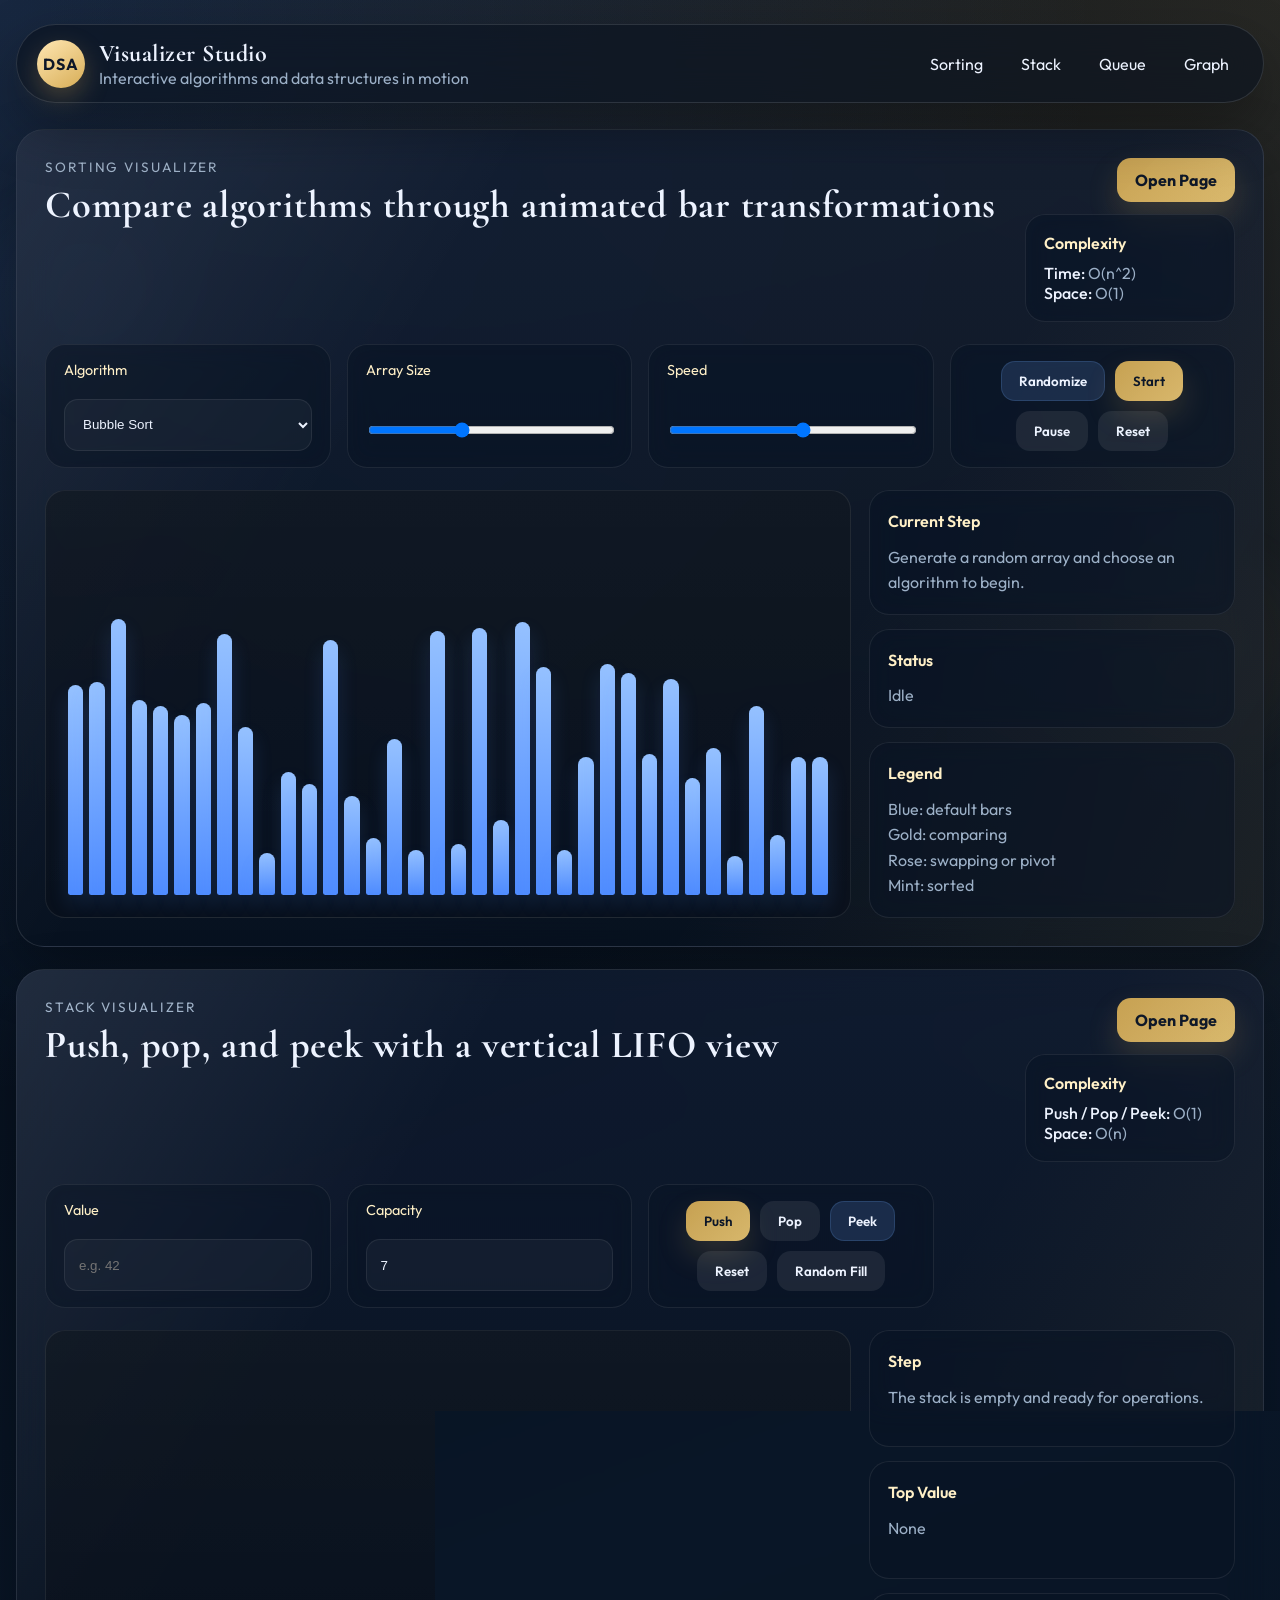
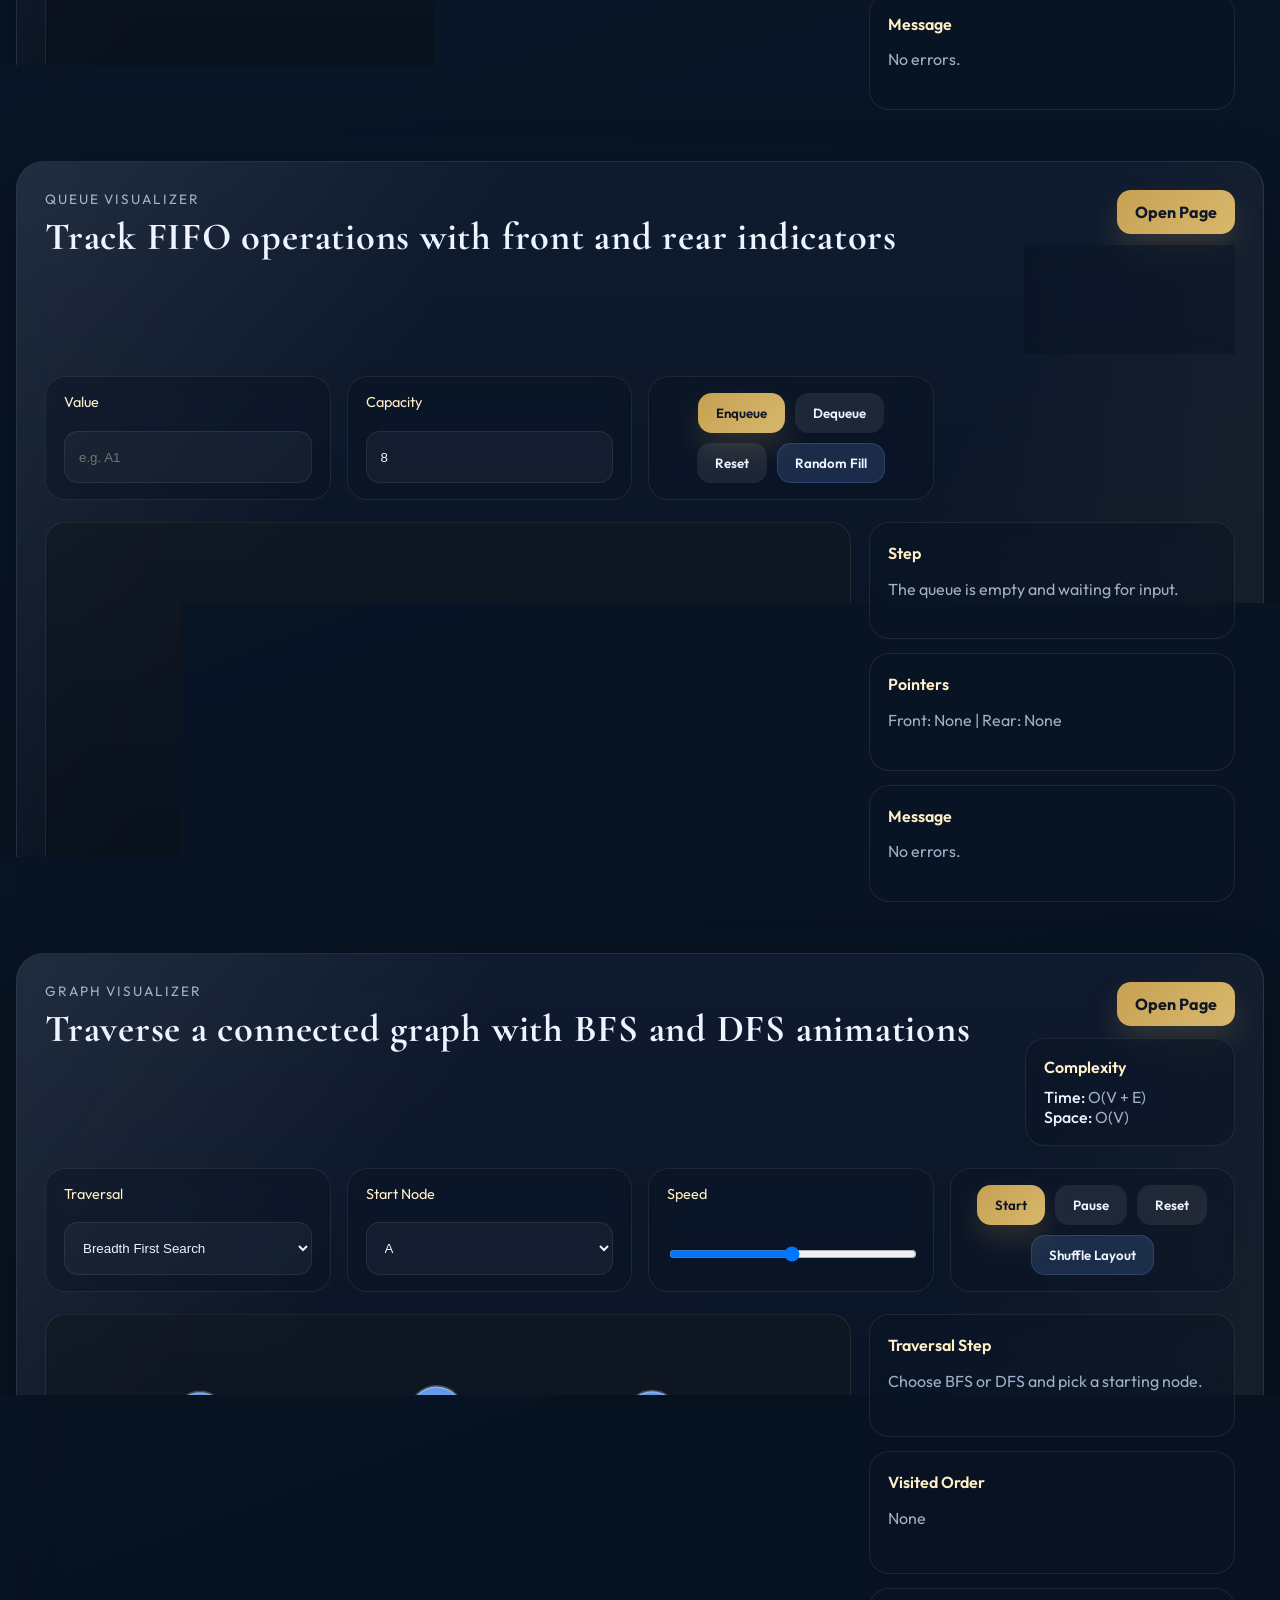
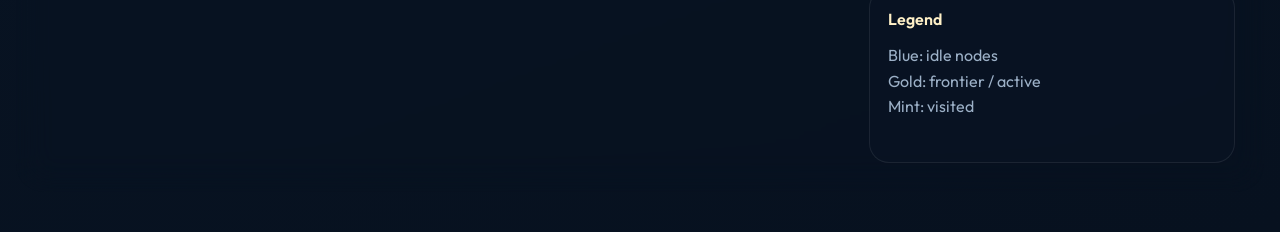
<file: index.html>
<!DOCTYPE html>
<html lang="en">
<head>
  <meta charset="UTF-8">
  <meta name="viewport" content="width=device-width, initial-scale=1.0">
  <title>DSA Visualizer</title>
  <link rel="preconnect" href="https://fonts.googleapis.com">
  <link rel="preconnect" href="https://fonts.gstatic.com" crossorigin>
  <link href="https://fonts.googleapis.com/css2?family=Outfit:wght@300;400;500;600;700&family=Cormorant+Garamond:wght@500;600&display=swap" rel="stylesheet">
  <link rel="stylesheet" href="style.css">
</head>
<body>
  <div class="page-shell">
    <header class="floating-nav">
      <div class="brand-block">
        <span class="brand-mark">DSA</span>
        <div>
          <h1>Visualizer Studio</h1>
          <p>Interactive algorithms and data structures in motion</p>
        </div>
      </div>
      <nav class="nav-links">
        <a href="#sorting">Sorting</a>
        <a href="#stack">Stack</a>
        <a href="#queue">Queue</a>
        <a href="#graph">Graph</a>
      </nav>
    </header>

    <main class="main-grid">
      <section id="sorting" class="visualizer-section glass-card nav-card" data-href="sorting.html" tabindex="0" role="link" aria-label="Open Sorting visualizer page">
        <div class="section-header">
          <div>
            <p class="eyebrow">Sorting Visualizer</p>
            <h3>Compare algorithms through animated bar transformations</h3>
          </div>
          <div class="section-actions">
            <a class="open-page-btn" href="sorting.html">Open Page</a>
            <div class="complexity-card" id="sorting-complexity">
              <h4>Complexity</h4>
              <p><span>Time:</span> O(n^2)</p>
              <p><span>Space:</span> O(1)</p>
            </div>
          </div>
        </div>

        <div class="control-grid">
          <label class="control-field">
            <span>Algorithm</span>
            <select id="sorting-algorithm">
              <option value="bubble">Bubble Sort</option>
              <option value="selection">Selection Sort</option>
              <option value="insertion">Insertion Sort</option>
              <option value="merge">Merge Sort</option>
              <option value="quick">Quick Sort</option>
            </select>
          </label>

          <label class="control-field">
            <span>Array Size</span>
            <input id="array-size" type="range" min="10" max="80" value="36">
          </label>

          <label class="control-field">
            <span>Speed</span>
            <input id="sorting-speed" type="range" min="1" max="100" value="55">
          </label>

          <div class="action-group">
            <button id="sorting-randomize" class="accent-btn">Randomize</button>
            <button id="sorting-start" class="primary-btn">Start</button>
            <button id="sorting-pause" class="secondary-btn">Pause</button>
            <button id="sorting-reset" class="secondary-btn">Reset</button>
          </div>
        </div>

        <div class="visual-panel">
          <div class="bars-container" id="bars-container" aria-label="Sorting bars"></div>
          <aside class="info-panel">
            <div class="info-block">
              <h4>Current Step</h4>
              <p id="sorting-step">Generate a random array and choose an algorithm to begin.</p>
            </div>
            <div class="info-block">
              <h4>Status</h4>
              <p id="sorting-status">Idle</p>
            </div>
            <div class="info-block">
              <h4>Legend</h4>
              <p>Blue: default bars</p>
              <p>Gold: comparing</p>
              <p>Rose: swapping or pivot</p>
              <p>Mint: sorted</p>
            </div>
          </aside>
        </div>
      </section>

      <section id="stack" class="visualizer-section glass-card nav-card" data-href="stack.html" tabindex="0" role="link" aria-label="Open Stack visualizer page">
        <div class="section-header">
          <div>
            <p class="eyebrow">Stack Visualizer</p>
            <h3>Push, pop, and peek with a vertical LIFO view</h3>
          </div>
          <div class="section-actions">
            <a class="open-page-btn" href="stack.html">Open Page</a>
            <div class="complexity-card">
              <h4>Complexity</h4>
              <p><span>Push / Pop / Peek:</span> O(1)</p>
              <p><span>Space:</span> O(n)</p>
            </div>
          </div>
        </div>

        <div class="control-grid stack-controls">
          <label class="control-field">
            <span>Value</span>
            <input id="stack-input" type="text" maxlength="8" placeholder="e.g. 42">
          </label>
          <label class="control-field">
            <span>Capacity</span>
            <input id="stack-capacity" type="number" min="3" max="12" value="7">
          </label>
          <div class="action-group">
            <button id="stack-push" class="primary-btn">Push</button>
            <button id="stack-pop" class="secondary-btn">Pop</button>
            <button id="stack-peek" class="accent-btn">Peek</button>
            <button id="stack-reset" class="secondary-btn">Reset</button>
            <button id="stack-random" class="secondary-btn">Random Fill</button>
          </div>
        </div>

        <div class="dual-panel">
          <div class="stack-container" id="stack-container"></div>
          <aside class="info-panel">
            <div class="info-block">
              <h4>Step</h4>
              <p id="stack-step">The stack is empty and ready for operations.</p>
            </div>
            <div class="info-block">
              <h4>Top Value</h4>
              <p id="stack-top">None</p>
            </div>
            <div class="info-block status-block">
              <h4>Message</h4>
              <p id="stack-message">No errors.</p>
            </div>
          </aside>
        </div>
      </section>

      <section id="queue" class="visualizer-section glass-card nav-card" data-href="queue.html" tabindex="0" role="link" aria-label="Open Queue visualizer page">
        <div class="section-header">
          <div>
            <p class="eyebrow">Queue Visualizer</p>
            <h3>Track FIFO operations with front and rear indicators</h3>
          </div>
          <div class="section-actions">
            <a class="open-page-btn" href="queue.html">Open Page</a>
            <div class="complexity-card">
              <h4>Complexity</h4>
              <p><span>Enqueue / Dequeue:</span> O(1)</p>
              <p><span>Space:</span> O(n)</p>
            </div>
          </div>
        </div>

        <div class="control-grid stack-controls">
          <label class="control-field">
            <span>Value</span>
            <input id="queue-input" type="text" maxlength="8" placeholder="e.g. A1">
          </label>
          <label class="control-field">
            <span>Capacity</span>
            <input id="queue-capacity" type="number" min="4" max="12" value="8">
          </label>
          <div class="action-group">
            <button id="queue-enqueue" class="primary-btn">Enqueue</button>
            <button id="queue-dequeue" class="secondary-btn">Dequeue</button>
            <button id="queue-reset" class="secondary-btn">Reset</button>
            <button id="queue-random" class="accent-btn">Random Fill</button>
          </div>
        </div>

        <div class="dual-panel">
          <div class="queue-container" id="queue-container"></div>
          <aside class="info-panel">
            <div class="info-block">
              <h4>Step</h4>
              <p id="queue-step">The queue is empty and waiting for input.</p>
            </div>
            <div class="info-block">
              <h4>Pointers</h4>
              <p id="queue-pointers">Front: None | Rear: None</p>
            </div>
            <div class="info-block status-block">
              <h4>Message</h4>
              <p id="queue-message">No errors.</p>
            </div>
          </aside>
        </div>
      </section>

      <section id="graph" class="visualizer-section glass-card nav-card" data-href="graph.html" tabindex="0" role="link" aria-label="Open Graph visualizer page">
        <div class="section-header">
          <div>
            <p class="eyebrow">Graph Visualizer</p>
            <h3>Traverse a connected graph with BFS and DFS animations</h3>
          </div>
          <div class="section-actions">
            <a class="open-page-btn" href="graph.html">Open Page</a>
            <div class="complexity-card" id="graph-complexity">
              <h4>Complexity</h4>
              <p><span>Time:</span> O(V + E)</p>
              <p><span>Space:</span> O(V)</p>
            </div>
          </div>
        </div>

        <div class="control-grid graph-controls">
          <label class="control-field">
            <span>Traversal</span>
            <select id="graph-algorithm">
              <option value="bfs">Breadth First Search</option>
              <option value="dfs">Depth First Search</option>
            </select>
          </label>
          <label class="control-field">
            <span>Start Node</span>
            <select id="graph-start-node"></select>
          </label>
          <label class="control-field">
            <span>Speed</span>
            <input id="graph-speed" type="range" min="1" max="100" value="50">
          </label>
          <div class="action-group">
            <button id="graph-start" class="primary-btn">Start</button>
            <button id="graph-pause" class="secondary-btn">Pause</button>
            <button id="graph-reset" class="secondary-btn">Reset</button>
            <button id="graph-random" class="accent-btn">Shuffle Layout</button>
          </div>
        </div>

        <div class="visual-panel graph-panel">
          <div class="graph-stage">
            <svg id="graph-svg" viewBox="0 0 800 420" aria-label="Graph visualizer"></svg>
          </div>
          <aside class="info-panel">
            <div class="info-block">
              <h4>Traversal Step</h4>
              <p id="graph-step">Choose BFS or DFS and pick a starting node.</p>
            </div>
            <div class="info-block">
              <h4>Visited Order</h4>
              <p id="graph-order">None</p>
            </div>
            <div class="info-block">
              <h4>Legend</h4>
              <p>Blue: idle nodes</p>
              <p>Gold: frontier / active</p>
              <p>Mint: visited</p>
            </div>
          </aside>
        </div>
      </section>
    </main>
  </div>

  <script src="script.js"></script>
</body>
</html>
</file>
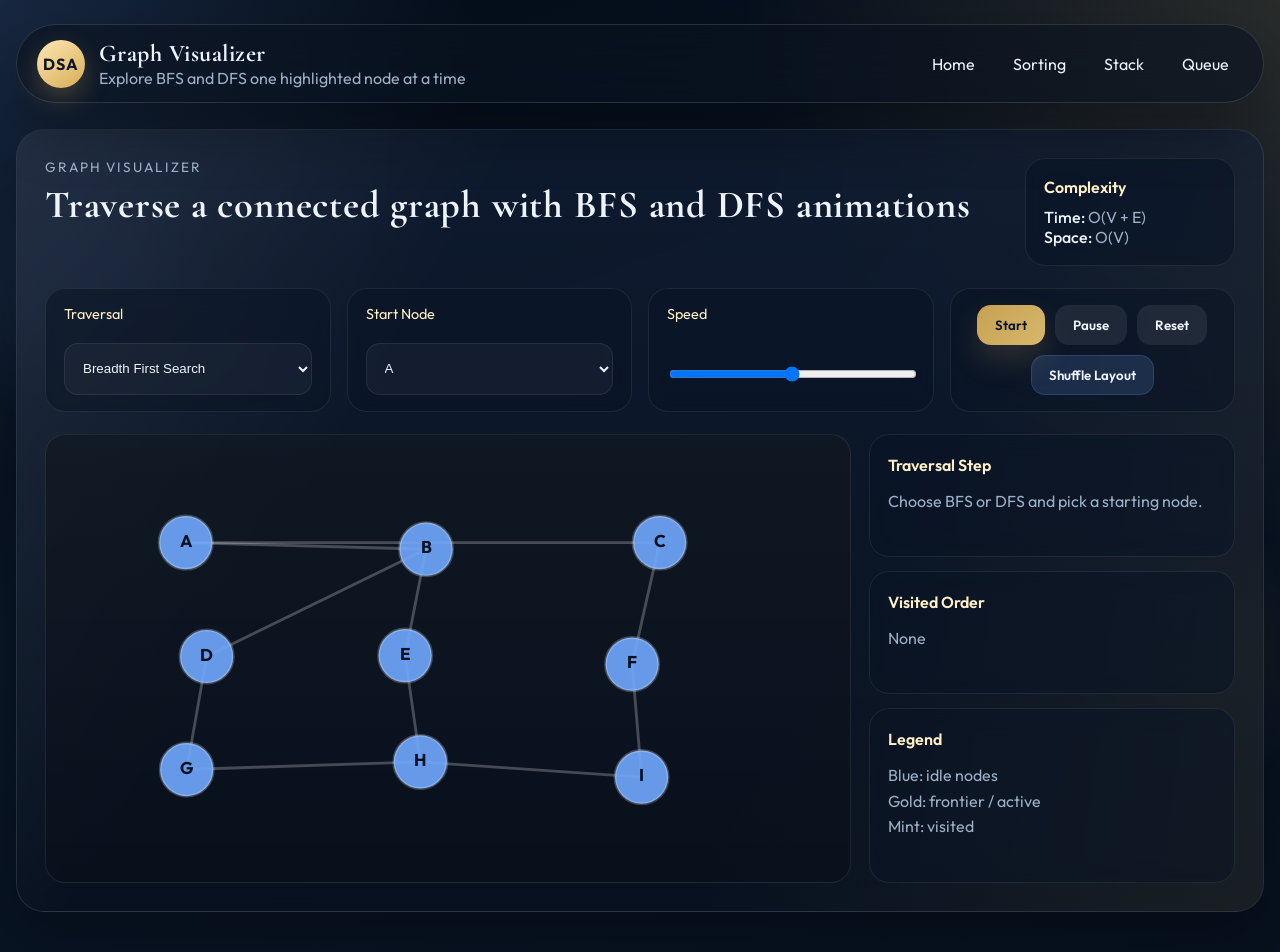
<file: graph.html>
<!DOCTYPE html>
<html lang="en">
<head>
  <meta charset="UTF-8">
  <meta name="viewport" content="width=device-width, initial-scale=1.0">
  <title>Graph Visualizer</title>
  <link rel="preconnect" href="https://fonts.googleapis.com">
  <link rel="preconnect" href="https://fonts.gstatic.com" crossorigin>
  <link href="https://fonts.googleapis.com/css2?family=Outfit:wght@300;400;500;600;700&family=Cormorant+Garamond:wght@500;600&display=swap" rel="stylesheet">
  <link rel="stylesheet" href="style.css">
</head>
<body class="single-view-body">
  <div class="page-shell">
    <header class="floating-nav">
      <div class="brand-block">
        <span class="brand-mark">DSA</span>
        <div>
          <h1>Graph Visualizer</h1>
          <p>Explore BFS and DFS one highlighted node at a time</p>
        </div>
      </div>
      <nav class="nav-links">
        <a href="index.html">Home</a>
        <a href="sorting.html">Sorting</a>
        <a href="stack.html">Stack</a>
        <a href="queue.html">Queue</a>
      </nav>
    </header>

    <main class="main-grid single-view-main">
      <section class="visualizer-section glass-card single-view-card">
        <div class="section-header">
          <div>
            <p class="eyebrow">Graph Visualizer</p>
            <h3>Traverse a connected graph with BFS and DFS animations</h3>
          </div>
          <div class="complexity-card" id="graph-complexity">
            <h4>Complexity</h4>
            <p><span>Time:</span> O(V + E)</p>
            <p><span>Space:</span> O(V)</p>
          </div>
        </div>

        <div class="control-grid graph-controls">
          <label class="control-field">
            <span>Traversal</span>
            <select id="graph-algorithm">
              <option value="bfs">Breadth First Search</option>
              <option value="dfs">Depth First Search</option>
            </select>
          </label>
          <label class="control-field">
            <span>Start Node</span>
            <select id="graph-start-node"></select>
          </label>
          <label class="control-field">
            <span>Speed</span>
            <input id="graph-speed" type="range" min="1" max="100" value="50">
          </label>
          <div class="action-group">
            <button id="graph-start" class="primary-btn">Start</button>
            <button id="graph-pause" class="secondary-btn">Pause</button>
            <button id="graph-reset" class="secondary-btn">Reset</button>
            <button id="graph-random" class="accent-btn">Shuffle Layout</button>
          </div>
        </div>

        <div class="visual-panel graph-panel">
          <div class="graph-stage">
            <svg id="graph-svg" viewBox="0 0 800 420" aria-label="Graph visualizer"></svg>
          </div>
          <aside class="info-panel">
            <div class="info-block">
              <h4>Traversal Step</h4>
              <p id="graph-step">Choose BFS or DFS and pick a starting node.</p>
            </div>
            <div class="info-block">
              <h4>Visited Order</h4>
              <p id="graph-order">None</p>
            </div>
            <div class="info-block">
              <h4>Legend</h4>
              <p>Blue: idle nodes</p>
              <p>Gold: frontier / active</p>
              <p>Mint: visited</p>
            </div>
          </aside>
        </div>
      </section>
    </main>
  </div>

  <script src="script.js"></script>
</body>
</html>
</file>
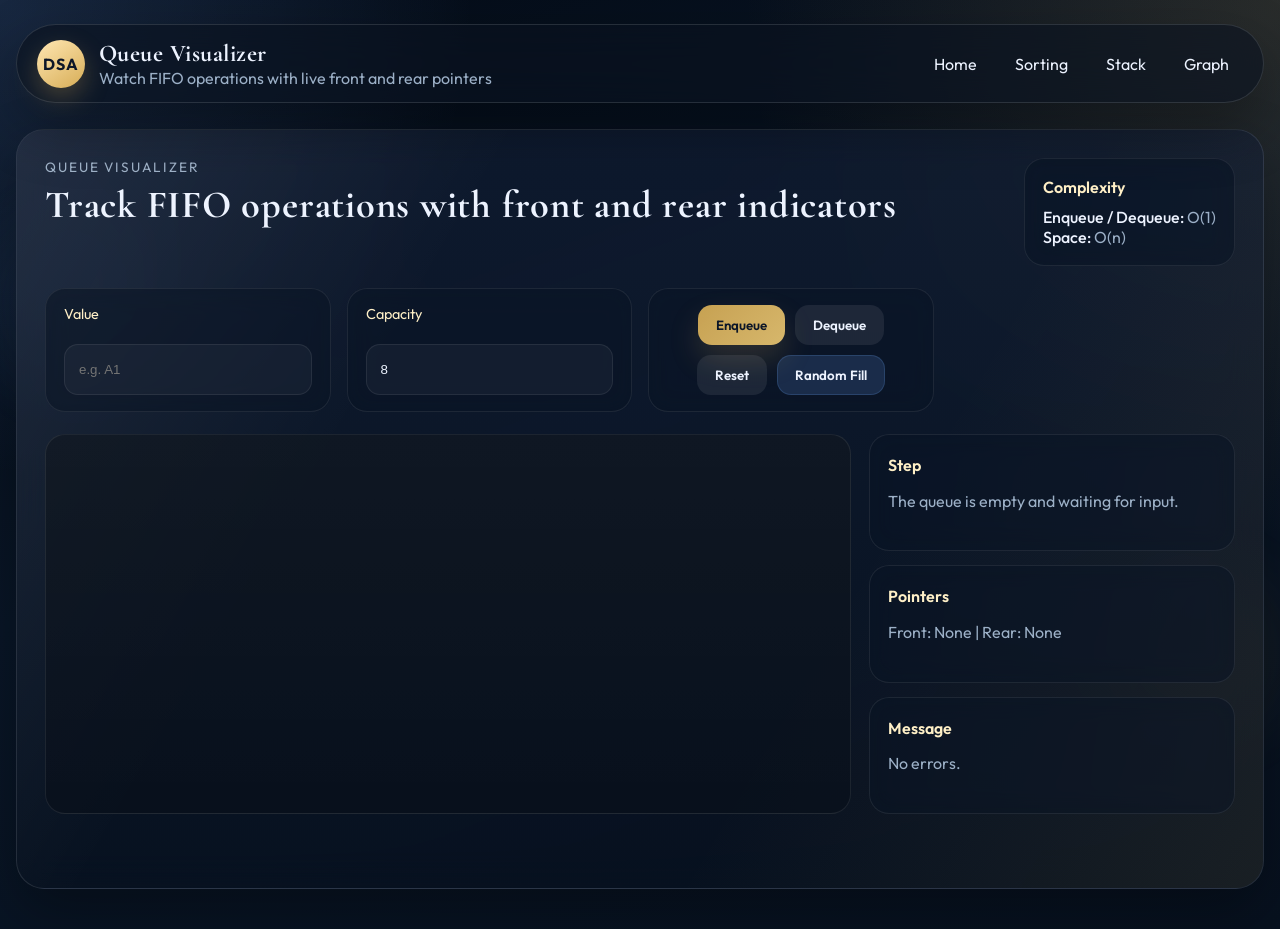
<file: queue.html>
<!DOCTYPE html>
<html lang="en">
<head>
  <meta charset="UTF-8">
  <meta name="viewport" content="width=device-width, initial-scale=1.0">
  <title>Queue Visualizer</title>
  <link rel="preconnect" href="https://fonts.googleapis.com">
  <link rel="preconnect" href="https://fonts.gstatic.com" crossorigin>
  <link href="https://fonts.googleapis.com/css2?family=Outfit:wght@300;400;500;600;700&family=Cormorant+Garamond:wght@500;600&display=swap" rel="stylesheet">
  <link rel="stylesheet" href="style.css">
</head>
<body class="single-view-body">
  <div class="page-shell">
    <header class="floating-nav">
      <div class="brand-block">
        <span class="brand-mark">DSA</span>
        <div>
          <h1>Queue Visualizer</h1>
          <p>Watch FIFO operations with live front and rear pointers</p>
        </div>
      </div>
      <nav class="nav-links">
        <a href="index.html">Home</a>
        <a href="sorting.html">Sorting</a>
        <a href="stack.html">Stack</a>
        <a href="graph.html">Graph</a>
      </nav>
    </header>

    <main class="main-grid single-view-main">
      <section class="visualizer-section glass-card single-view-card">
        <div class="section-header">
          <div>
            <p class="eyebrow">Queue Visualizer</p>
            <h3>Track FIFO operations with front and rear indicators</h3>
          </div>
          <div class="complexity-card">
            <h4>Complexity</h4>
            <p><span>Enqueue / Dequeue:</span> O(1)</p>
            <p><span>Space:</span> O(n)</p>
          </div>
        </div>

        <div class="control-grid stack-controls">
          <label class="control-field">
            <span>Value</span>
            <input id="queue-input" type="text" maxlength="8" placeholder="e.g. A1">
          </label>
          <label class="control-field">
            <span>Capacity</span>
            <input id="queue-capacity" type="number" min="4" max="12" value="8">
          </label>
          <div class="action-group">
            <button id="queue-enqueue" class="primary-btn">Enqueue</button>
            <button id="queue-dequeue" class="secondary-btn">Dequeue</button>
            <button id="queue-reset" class="secondary-btn">Reset</button>
            <button id="queue-random" class="accent-btn">Random Fill</button>
          </div>
        </div>

        <div class="dual-panel">
          <div class="queue-container" id="queue-container"></div>
          <aside class="info-panel">
            <div class="info-block">
              <h4>Step</h4>
              <p id="queue-step">The queue is empty and waiting for input.</p>
            </div>
            <div class="info-block">
              <h4>Pointers</h4>
              <p id="queue-pointers">Front: None | Rear: None</p>
            </div>
            <div class="info-block status-block">
              <h4>Message</h4>
              <p id="queue-message">No errors.</p>
            </div>
          </aside>
        </div>
      </section>
    </main>
  </div>

  <script src="script.js"></script>
</body>
</html>
</file>
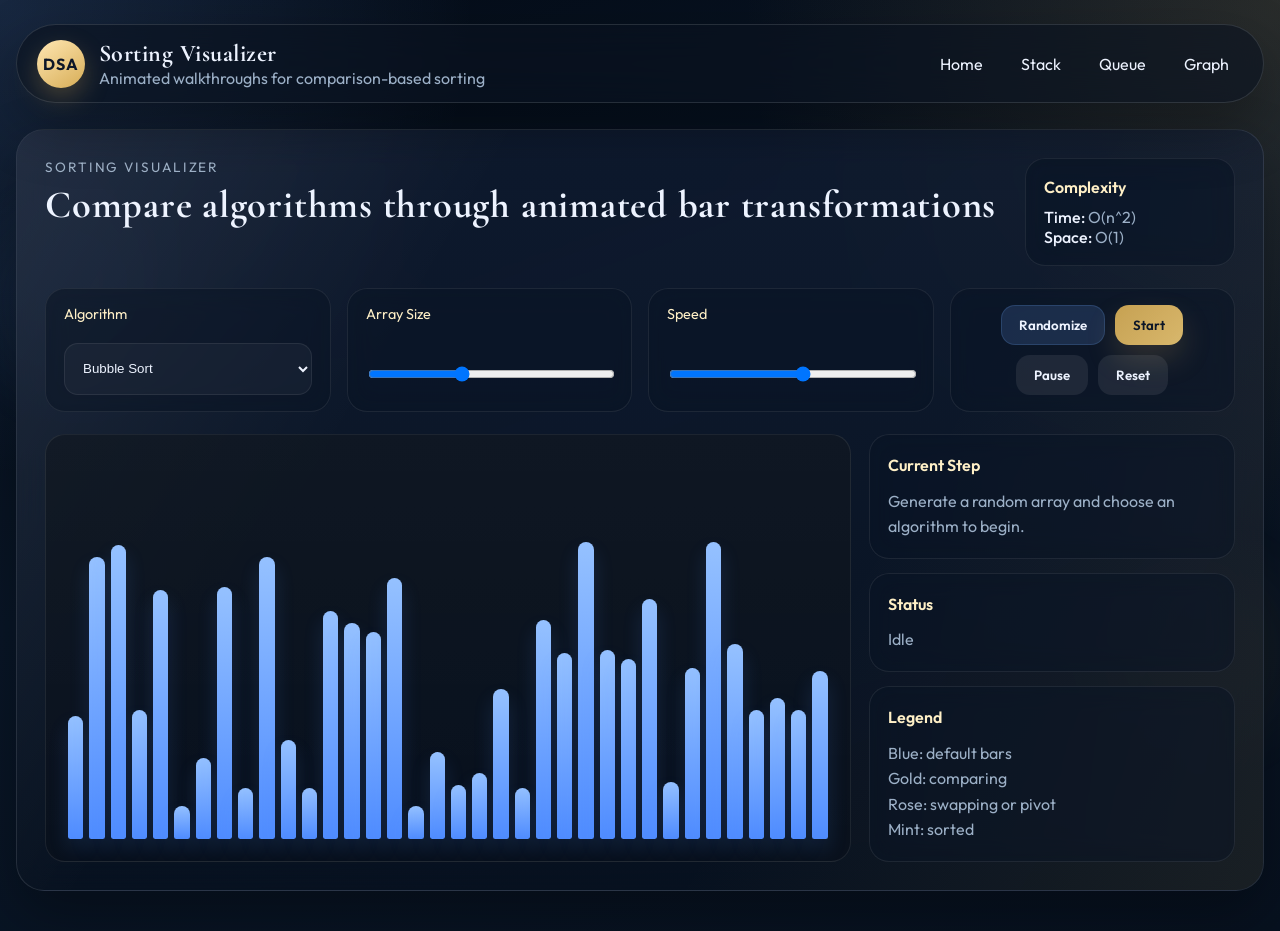
<file: sorting.html>
<!DOCTYPE html>
<html lang="en">
<head>
  <meta charset="UTF-8">
  <meta name="viewport" content="width=device-width, initial-scale=1.0">
  <title>Sorting Visualizer</title>
  <link rel="preconnect" href="https://fonts.googleapis.com">
  <link rel="preconnect" href="https://fonts.gstatic.com" crossorigin>
  <link href="https://fonts.googleapis.com/css2?family=Outfit:wght@300;400;500;600;700&family=Cormorant+Garamond:wght@500;600&display=swap" rel="stylesheet">
  <link rel="stylesheet" href="style.css">
</head>
<body class="single-view-body">
  <div class="page-shell">
    <header class="floating-nav">
      <div class="brand-block">
        <span class="brand-mark">DSA</span>
        <div>
          <h1>Sorting Visualizer</h1>
          <p>Animated walkthroughs for comparison-based sorting</p>
        </div>
      </div>
      <nav class="nav-links">
        <a href="index.html">Home</a>
        <a href="stack.html">Stack</a>
        <a href="queue.html">Queue</a>
        <a href="graph.html">Graph</a>
      </nav>
    </header>

    <main class="main-grid single-view-main">
      <section class="visualizer-section glass-card single-view-card">
        <div class="section-header">
          <div>
            <p class="eyebrow">Sorting Visualizer</p>
            <h3>Compare algorithms through animated bar transformations</h3>
          </div>
          <div class="complexity-card" id="sorting-complexity">
            <h4>Complexity</h4>
            <p><span>Time:</span> O(n^2)</p>
            <p><span>Space:</span> O(1)</p>
          </div>
        </div>

        <div class="control-grid">
          <label class="control-field">
            <span>Algorithm</span>
            <select id="sorting-algorithm">
              <option value="bubble">Bubble Sort</option>
              <option value="selection">Selection Sort</option>
              <option value="insertion">Insertion Sort</option>
              <option value="merge">Merge Sort</option>
              <option value="quick">Quick Sort</option>
            </select>
          </label>
          <label class="control-field">
            <span>Array Size</span>
            <input id="array-size" type="range" min="10" max="80" value="36">
          </label>
          <label class="control-field">
            <span>Speed</span>
            <input id="sorting-speed" type="range" min="1" max="100" value="55">
          </label>
          <div class="action-group">
            <button id="sorting-randomize" class="accent-btn">Randomize</button>
            <button id="sorting-start" class="primary-btn">Start</button>
            <button id="sorting-pause" class="secondary-btn">Pause</button>
            <button id="sorting-reset" class="secondary-btn">Reset</button>
          </div>
        </div>

        <div class="visual-panel">
          <div class="bars-container" id="bars-container" aria-label="Sorting bars"></div>
          <aside class="info-panel">
            <div class="info-block">
              <h4>Current Step</h4>
              <p id="sorting-step">Generate a random array and choose an algorithm to begin.</p>
            </div>
            <div class="info-block">
              <h4>Status</h4>
              <p id="sorting-status">Idle</p>
            </div>
            <div class="info-block">
              <h4>Legend</h4>
              <p>Blue: default bars</p>
              <p>Gold: comparing</p>
              <p>Rose: swapping or pivot</p>
              <p>Mint: sorted</p>
            </div>
          </aside>
        </div>
      </section>
    </main>
  </div>

  <script src="script.js"></script>
</body>
</html>
</file>
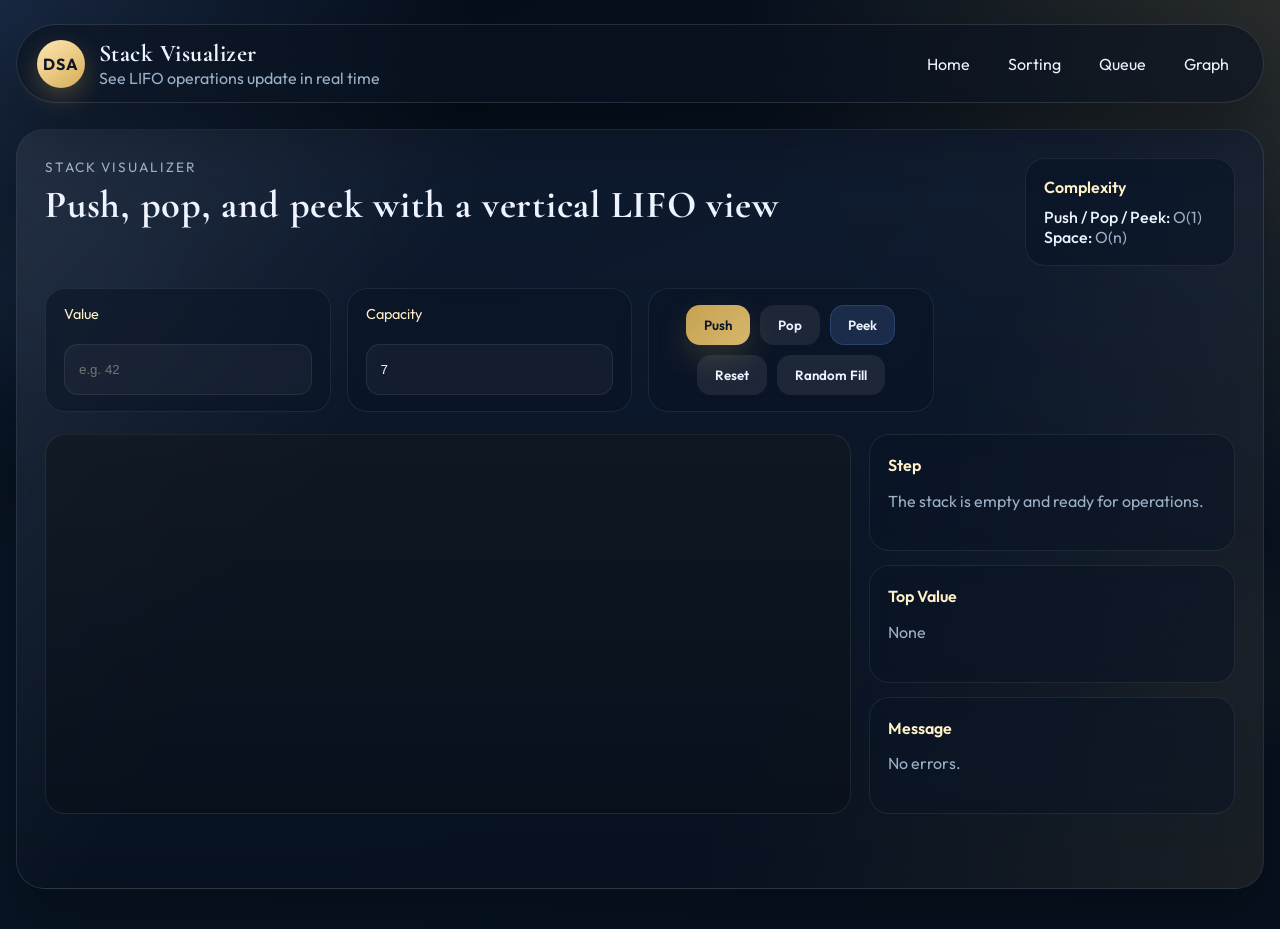
<file: stack.html>
<!DOCTYPE html>
<html lang="en">
<head>
  <meta charset="UTF-8">
  <meta name="viewport" content="width=device-width, initial-scale=1.0">
  <title>Stack Visualizer</title>
  <link rel="preconnect" href="https://fonts.googleapis.com">
  <link rel="preconnect" href="https://fonts.gstatic.com" crossorigin>
  <link href="https://fonts.googleapis.com/css2?family=Outfit:wght@300;400;500;600;700&family=Cormorant+Garamond:wght@500;600&display=swap" rel="stylesheet">
  <link rel="stylesheet" href="style.css">
</head>
<body class="single-view-body">
  <div class="page-shell">
    <header class="floating-nav">
      <div class="brand-block">
        <span class="brand-mark">DSA</span>
        <div>
          <h1>Stack Visualizer</h1>
          <p>See LIFO operations update in real time</p>
        </div>
      </div>
      <nav class="nav-links">
        <a href="index.html">Home</a>
        <a href="sorting.html">Sorting</a>
        <a href="queue.html">Queue</a>
        <a href="graph.html">Graph</a>
      </nav>
    </header>

    <main class="main-grid single-view-main">
      <section class="visualizer-section glass-card single-view-card">
        <div class="section-header">
          <div>
            <p class="eyebrow">Stack Visualizer</p>
            <h3>Push, pop, and peek with a vertical LIFO view</h3>
          </div>
          <div class="complexity-card">
            <h4>Complexity</h4>
            <p><span>Push / Pop / Peek:</span> O(1)</p>
            <p><span>Space:</span> O(n)</p>
          </div>
        </div>

        <div class="control-grid stack-controls">
          <label class="control-field">
            <span>Value</span>
            <input id="stack-input" type="text" maxlength="8" placeholder="e.g. 42">
          </label>
          <label class="control-field">
            <span>Capacity</span>
            <input id="stack-capacity" type="number" min="3" max="12" value="7">
          </label>
          <div class="action-group">
            <button id="stack-push" class="primary-btn">Push</button>
            <button id="stack-pop" class="secondary-btn">Pop</button>
            <button id="stack-peek" class="accent-btn">Peek</button>
            <button id="stack-reset" class="secondary-btn">Reset</button>
            <button id="stack-random" class="secondary-btn">Random Fill</button>
          </div>
        </div>

        <div class="dual-panel">
          <div class="stack-container" id="stack-container"></div>
          <aside class="info-panel">
            <div class="info-block">
              <h4>Step</h4>
              <p id="stack-step">The stack is empty and ready for operations.</p>
            </div>
            <div class="info-block">
              <h4>Top Value</h4>
              <p id="stack-top">None</p>
            </div>
            <div class="info-block status-block">
              <h4>Message</h4>
              <p id="stack-message">No errors.</p>
            </div>
          </aside>
        </div>
      </section>
    </main>
  </div>

  <script src="script.js"></script>
</body>
</html>
</file>
<file: style.css>
:root {
  --bg-main: #07111f;
  --bg-soft: rgba(16, 30, 52, 0.75);
  --bg-glass: rgba(10, 20, 37, 0.56);
  --border-glass: rgba(255, 255, 255, 0.12);
  --text-main: #edf3ff;
  --text-muted: #9cb0c7;
  --gold: #d7ad56;
  --gold-soft: rgba(215, 173, 86, 0.18);
  --blue: #71a9ff;
  --blue-soft: rgba(113, 169, 255, 0.18);
  --rose: #ff7f91;
  --mint: #63e6be;
  --shadow: 0 24px 60px rgba(0, 0, 0, 0.32);
  --radius-lg: 28px;
  --radius-md: 20px;
  --radius-sm: 14px;
  --nav-height: 78px;
}

* {
  box-sizing: border-box;
}

html {
  scroll-behavior: smooth;
}

body {
  margin: 0;
  min-height: 100vh;
  font-family: "Outfit", sans-serif;
  color: var(--text-main);
  background:
    radial-gradient(circle at top left, rgba(113, 169, 255, 0.18), transparent 30%),
    radial-gradient(circle at top right, rgba(215, 173, 86, 0.16), transparent 34%),
    linear-gradient(160deg, #040b16 0%, #091627 45%, #07111f 100%);
  overflow-x: hidden;
}

body::before,
body::after {
  content: "";
  position: fixed;
  inset: auto;
  width: 280px;
  height: 280px;
  border-radius: 50%;
  filter: blur(12px);
  opacity: 0.35;
  pointer-events: none;
  z-index: 0;
}

body::before {
  top: 18%;
  left: -60px;
  background: radial-gradient(circle, rgba(113, 169, 255, 0.26), transparent 70%);
}

body::after {
  bottom: 12%;
  right: -60px;
  background: radial-gradient(circle, rgba(215, 173, 86, 0.24), transparent 70%);
}

.page-shell {
  position: relative;
  z-index: 1;
  width: min(1400px, calc(100% - 32px));
  margin: 0 auto;
  padding: 24px 0 40px;
}

.floating-nav {
  position: sticky;
  top: 18px;
  z-index: 10;
  display: flex;
  justify-content: space-between;
  align-items: center;
  gap: 18px;
  min-height: var(--nav-height);
  padding: 14px 20px;
  margin-bottom: 26px;
  border: 1px solid var(--border-glass);
  border-radius: 999px;
  background: rgba(10, 18, 32, 0.62);
  backdrop-filter: blur(20px);
  box-shadow: var(--shadow);
}

.brand-block {
  display: flex;
  align-items: center;
  gap: 14px;
}

.brand-mark {
  display: inline-flex;
  align-items: center;
  justify-content: center;
  width: 48px;
  height: 48px;
  border-radius: 50%;
  font-weight: 700;
  letter-spacing: 0.08em;
  color: #0c1628;
  background: linear-gradient(145deg, #ffe7b3 0%, var(--gold) 100%);
  box-shadow: 0 10px 26px rgba(215, 173, 86, 0.28);
}

.brand-block h1,
.section-header h3 {
  margin: 0;
  font-family: "Cormorant Garamond", serif;
  letter-spacing: 0.02em;
}

.brand-block h1 {
  font-size: 1.5rem;
}

.brand-block p,
.section-header p,
.info-block p,
.complexity-card p {
  margin: 0;
  color: var(--text-muted);
}

.nav-links {
  display: flex;
  flex-wrap: wrap;
  gap: 10px;
}

.nav-links a {
  color: var(--text-main);
  text-decoration: none;
  padding: 8px 14px;
  border-radius: 999px;
  transition: transform 200ms ease, background 200ms ease, color 200ms ease;
}

.nav-links a:hover {
  transform: translateY(-2px);
  background: rgba(255, 255, 255, 0.08);
  color: #fff5db;
}

.main-grid {
  display: grid;
  gap: 22px;
}

.single-view-body {
  min-height: 100vh;
}

.single-view-main {
  min-height: calc(100vh - 140px);
}

.single-view-card {
  min-height: calc(100vh - 140px);
  align-content: start;
}

.glass-card {
  position: relative;
  overflow: hidden;
  border: 1px solid var(--border-glass);
  border-radius: var(--radius-lg);
  background: linear-gradient(180deg, rgba(17, 29, 51, 0.74), rgba(7, 17, 31, 0.74));
  backdrop-filter: blur(18px);
  box-shadow: var(--shadow);
}

.glass-card::before {
  content: "";
  position: absolute;
  inset: 0;
  background: linear-gradient(120deg, rgba(255, 255, 255, 0.08), transparent 30%, transparent 65%, rgba(215, 173, 86, 0.09));
  pointer-events: none;
}

.visualizer-section {
  padding: 28px;
}

.eyebrow {
  margin-bottom: 10px;
  color: #ffe0a8;
  font-size: 0.85rem;
  letter-spacing: 0.14em;
  text-transform: uppercase;
}

.complexity-card,
.info-block,
.control-field,
.action-group {
  border: 1px solid rgba(255, 255, 255, 0.08);
  border-radius: var(--radius-md);
  background: var(--bg-glass);
  backdrop-filter: blur(12px);
}

.section-header {
  display: flex;
  justify-content: space-between;
  gap: 18px;
  align-items: flex-start;
  margin-bottom: 22px;
}

.section-actions {
  display: grid;
  gap: 12px;
  justify-items: end;
}

.section-header h3 {
  font-size: clamp(1.8rem, 3vw, 2.4rem);
  margin-top: 6px;
}

.complexity-card {
  min-width: 210px;
  padding: 18px;
}

.nav-card {
  cursor: pointer;
  transition: transform 180ms ease, border-color 180ms ease, box-shadow 180ms ease;
}

.nav-card:hover {
  transform: translateY(-4px);
  border-color: rgba(215, 173, 86, 0.28);
  box-shadow: 0 28px 64px rgba(0, 0, 0, 0.34);
}

.nav-card:focus-visible {
  outline: 2px solid rgba(215, 173, 86, 0.7);
  outline-offset: 2px;
}

.open-page-btn {
  display: inline-flex;
  align-items: center;
  justify-content: center;
  min-height: 44px;
  padding: 10px 18px;
  border-radius: 14px;
  color: #0c1628;
  text-decoration: none;
  font-weight: 700;
  background: linear-gradient(135deg, rgba(215, 173, 86, 0.92), rgba(255, 215, 122, 0.84));
  box-shadow: 0 14px 30px rgba(215, 173, 86, 0.18);
  transition: transform 180ms ease, box-shadow 180ms ease;
}

.open-page-btn:hover {
  transform: translateY(-2px);
}

.complexity-card h4,
.info-block h4 {
  margin: 0 0 10px;
  color: #fff0c7;
  font-size: 1rem;
  font-weight: 600;
}

.complexity-card span,
.info-block span {
  color: var(--text-main);
  font-weight: 500;
}

.control-grid {
  display: grid;
  grid-template-columns: repeat(4, minmax(0, 1fr));
  gap: 16px;
  margin-bottom: 22px;
}

.control-field,
.action-group {
  padding: 16px 18px;
}

.control-field {
  display: grid;
  gap: 10px;
}

.control-field span {
  color: #fff0c7;
  font-size: 0.9rem;
}

.control-field input,
.control-field select {
  width: 100%;
  padding: 12px 14px;
  border: 1px solid rgba(255, 255, 255, 0.08);
  border-radius: 14px;
  background: rgba(255, 255, 255, 0.04);
  color: var(--text-main);
  outline: none;
}

.control-field input[type="range"] {
  padding: 0;
}

.action-group {
  display: flex;
  flex-wrap: wrap;
  gap: 10px;
  align-items: center;
  justify-content: center;
}

button {
  border: 0;
  border-radius: 14px;
  padding: 12px 18px;
  font-family: inherit;
  font-weight: 600;
  color: var(--text-main);
  cursor: pointer;
  transition: transform 180ms ease, box-shadow 180ms ease, opacity 180ms ease, background 180ms ease;
}

button:hover {
  transform: translateY(-2px);
}

button:active {
  transform: translateY(0);
}

button:disabled {
  opacity: 0.55;
  cursor: not-allowed;
}

.primary-btn {
  background: linear-gradient(135deg, rgba(215, 173, 86, 0.92), rgba(255, 215, 122, 0.84));
  color: #0c1628;
  box-shadow: 0 14px 30px rgba(215, 173, 86, 0.18);
}

.secondary-btn {
  background: rgba(255, 255, 255, 0.08);
}

.accent-btn {
  background: rgba(113, 169, 255, 0.16);
  box-shadow: inset 0 0 0 1px rgba(113, 169, 255, 0.18);
}

.visual-panel,
.dual-panel {
  display: grid;
  grid-template-columns: 2.2fr 1fr;
  gap: 18px;
  align-items: stretch;
}

.bars-container,
.stack-container,
.queue-container,
.graph-stage {
  position: relative;
  min-height: 380px;
  padding: 22px;
  border: 1px solid rgba(255, 255, 255, 0.08);
  border-radius: var(--radius-md);
  background:
    linear-gradient(180deg, rgba(255, 255, 255, 0.04), rgba(255, 255, 255, 0.015)),
    rgba(5, 12, 23, 0.72);
}

.bars-container {
  display: flex;
  align-items: flex-end;
  gap: 6px;
  overflow: hidden;
}

.bar {
  flex: 1 1 auto;
  min-width: 6px;
  border-radius: 14px 14px 4px 4px;
  background: linear-gradient(180deg, #95c1ff 0%, #4f8cff 100%);
  transition: height 180ms ease, background 180ms ease, transform 180ms ease;
  box-shadow: 0 10px 20px rgba(79, 140, 255, 0.16);
}

.bar.comparing {
  background: linear-gradient(180deg, #ffe6aa, var(--gold));
}

.bar.swapping,
.bar.pivot {
  background: linear-gradient(180deg, #ffc4cd, var(--rose));
}

.bar.sorted {
  background: linear-gradient(180deg, #c8ffe7, var(--mint));
}

.info-panel {
  display: grid;
  gap: 14px;
}

.info-block {
  padding: 18px;
  line-height: 1.6;
}

.status-block p {
  color: #ffe6aa;
}

.stack-container {
  display: flex;
  flex-direction: column-reverse;
  align-items: center;
  justify-content: flex-start;
  gap: 12px;
}

.stack-item,
.queue-item {
  position: relative;
  width: min(240px, 100%);
  padding: 16px;
  border-radius: 18px;
  text-align: center;
  font-weight: 600;
  color: #07111f;
  background: linear-gradient(135deg, #fff0c7, var(--gold));
  transform: translateY(18px);
  opacity: 0;
  animation: riseIn 340ms ease forwards;
  box-shadow: 0 18px 30px rgba(215, 173, 86, 0.14);
}

.stack-item.top {
  outline: 2px solid rgba(99, 230, 190, 0.7);
}

.queue-container {
  display: flex;
  align-items: flex-end;
  gap: 14px;
  overflow-x: auto;
}

.queue-slot {
  position: relative;
  min-width: 110px;
  height: 220px;
  display: flex;
  align-items: flex-end;
}

.queue-item {
  width: 100%;
}

.indicator {
  position: absolute;
  left: 50%;
  transform: translateX(-50%);
  padding: 6px 10px;
  border-radius: 999px;
  font-size: 0.78rem;
  font-weight: 600;
  background: rgba(113, 169, 255, 0.18);
  color: #dcebff;
  white-space: nowrap;
}

.indicator.front {
  top: 12px;
}

.indicator.rear {
  bottom: 104%;
}

.graph-stage {
  overflow: hidden;
}

#graph-svg {
  width: 100%;
  height: 100%;
}

.graph-edge {
  stroke: rgba(255, 255, 255, 0.24);
  stroke-width: 3;
}

.graph-node {
  fill: rgba(113, 169, 255, 0.9);
  stroke: rgba(255, 255, 255, 0.22);
  stroke-width: 3;
  transition: fill 180ms ease, transform 180ms ease;
}

.graph-node.active {
  fill: rgba(215, 173, 86, 0.95);
}

.graph-node.visited {
  fill: rgba(99, 230, 190, 0.92);
}

.graph-label {
  fill: #07111f;
  font-size: 18px;
  font-weight: 700;
  text-anchor: middle;
  dominant-baseline: middle;
}

@keyframes riseIn {
  from {
    transform: translateY(22px);
    opacity: 0;
  }
  to {
    transform: translateY(0);
    opacity: 1;
  }
}

@media (max-width: 1120px) {
  .visual-panel,
  .dual-panel,
  .control-grid {
    grid-template-columns: 1fr;
  }

  .section-header {
    flex-direction: column;
  }
}

@media (max-width: 720px) {
  .page-shell {
    width: min(100% - 18px, 1400px);
    padding-top: 14px;
  }

  .floating-nav {
    position: static;
    border-radius: 26px;
    padding: 16px;
  }

  .brand-block {
    flex-direction: column;
    align-items: flex-start;
  }

  .visualizer-section {
    padding: 20px;
  }

  .nav-links {
    width: 100%;
  }

  .nav-links a {
    flex: 1 1 calc(50% - 10px);
    text-align: center;
  }

  .bars-container,
  .stack-container,
  .queue-container,
  .graph-stage {
    min-height: 320px;
    padding: 16px;
  }

  .queue-slot {
    min-width: 88px;
  }

  .single-view-main,
  .single-view-card {
    min-height: auto;
  }
}
</file>
